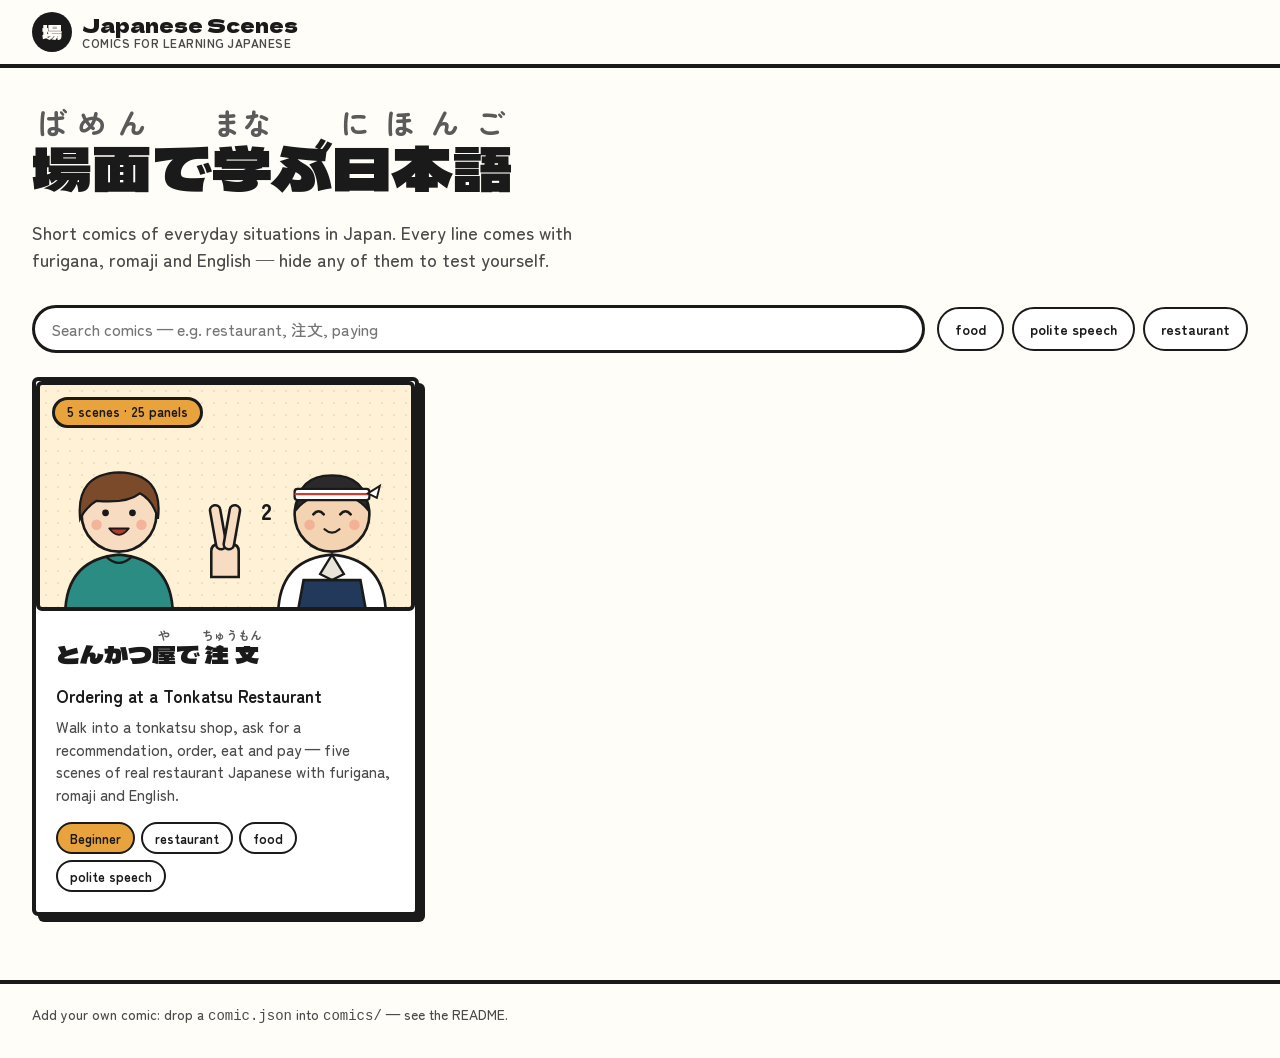
<file: index.html>
<!doctype html>
<html lang="en">
<head>
<meta charset="utf-8">
<meta name="viewport" content="width=device-width, initial-scale=1">
<title>Japanese Scenes</title>
<meta name="description" content="Short comics of everyday situations in Japan, with furigana, romaji and English for every line.">
<link rel="icon" href="data:image/svg+xml,%3Csvg xmlns='http://www.w3.org/2000/svg' viewBox='0 0 64 64'%3E%3Ccircle cx='32' cy='32' r='30' fill='%231A1A1A'/%3E%3Ctext x='32' y='44' font-size='34' text-anchor='middle' fill='%23E8A33D' font-family='sans-serif' font-weight='900'%3E%E5%A0%B4%3C/text%3E%3C/svg%3E">
<link rel="preconnect" href="https://fonts.googleapis.com">
<link rel="preconnect" href="https://fonts.gstatic.com" crossorigin>
<link href="https://fonts.googleapis.com/css2?family=Dela+Gothic+One&family=Zen+Maru+Gothic:wght@500;700;900&display=swap" rel="stylesheet">
<link rel="stylesheet" href="assets/style.css">
</head>
<body data-page="library">
<header class="sitebar">
  <div class="wrap">
    <a class="brand" href="./">
      <span class="brand-mark" lang="ja" aria-hidden="true">場</span>
      <span class="brand-name">Japanese Scenes<small>COMICS FOR LEARNING JAPANESE</small></span>
    </a>
  </div>
</header>
<main id="app"><p class="wrap empty">Loading comics…</p></main>
<footer class="site-foot"><div class="wrap">Add your own comic: drop a <code>comic.json</code> into <code>comics/</code> — see the README.</div></footer>
<script src="assets/app.js"></script>
</body>
</html>
</file>
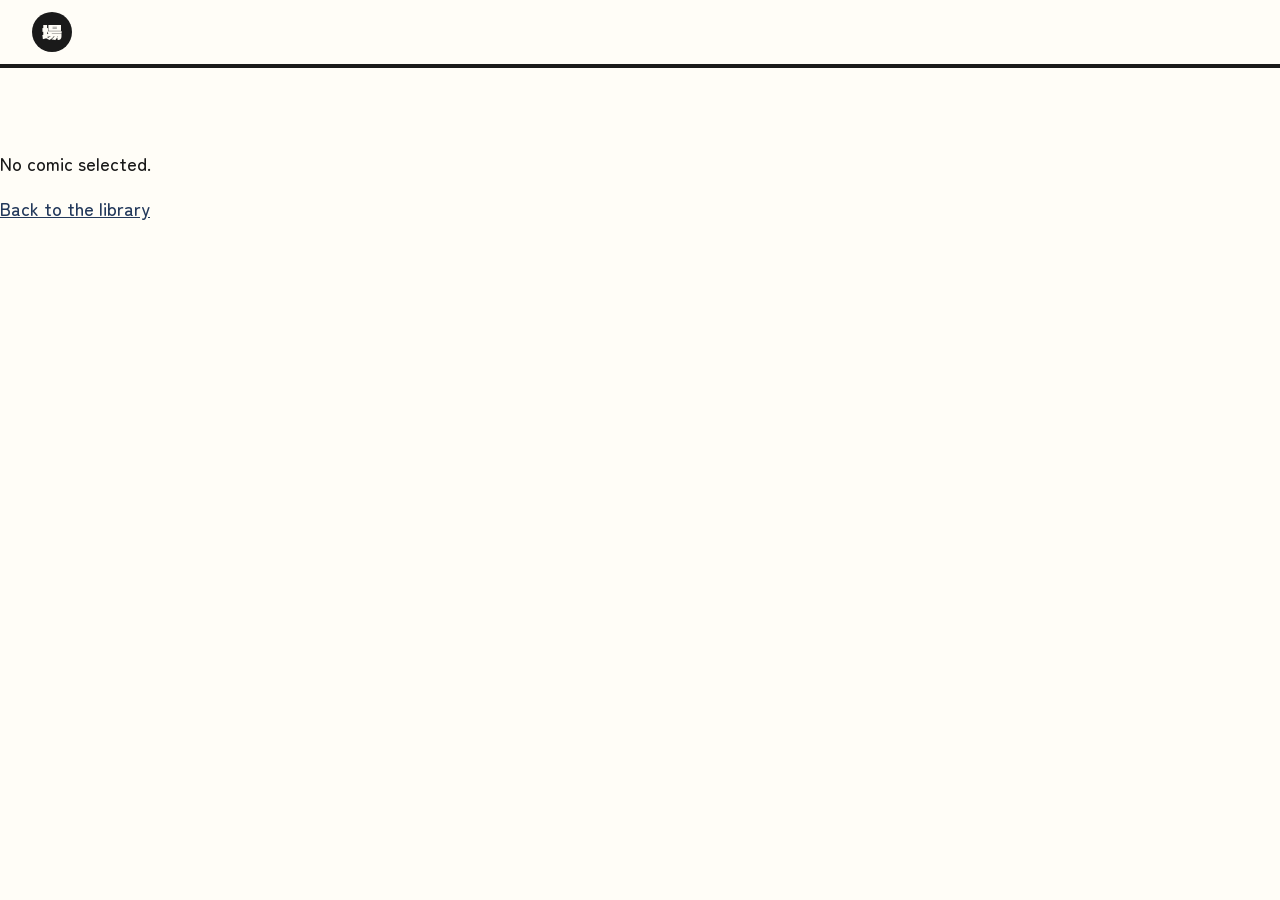
<file: read.html>
<!doctype html>
<html lang="en">
<head>
<meta charset="utf-8">
<meta name="viewport" content="width=device-width, initial-scale=1">
<title>Reader — Japanese Scenes</title>
<link rel="icon" href="data:image/svg+xml,%3Csvg xmlns='http://www.w3.org/2000/svg' viewBox='0 0 64 64'%3E%3Ccircle cx='32' cy='32' r='30' fill='%231A1A1A'/%3E%3Ctext x='32' y='44' font-size='34' text-anchor='middle' fill='%23E8A33D' font-family='sans-serif' font-weight='900'%3E%E5%A0%B4%3C/text%3E%3C/svg%3E">
<link rel="preconnect" href="https://fonts.googleapis.com">
<link rel="preconnect" href="https://fonts.gstatic.com" crossorigin>
<link href="https://fonts.googleapis.com/css2?family=Dela+Gothic+One&family=Zen+Maru+Gothic:wght@500;700;900&display=swap" rel="stylesheet">
<link rel="stylesheet" href="assets/style.css">
</head>
<body data-page="reader">
<header class="sitebar">
  <div class="wrap">
    <a class="brand" href="./" aria-label="Japanese Scenes — back to library">
      <span class="brand-mark" lang="ja" aria-hidden="true">場</span>
    </a>
    <div class="reader-title" id="reader-title" hidden></div>
    <span class="spacer"></span>
    <div class="toggles" id="toggles" role="group" aria-label="Show or hide reading aids" hidden></div>
  </div>
</header>
<main id="app"><p class="wrap empty">Loading comic…</p></main>
<script src="assets/app.js"></script>
</body>
</html>
</file>
<file: assets/style.css>
/* Japanese Scenes — shared styles */
:root {
  --paper: #FFFDF7;
  --paper-2: #FFF6E4;
  --ink: #1A1A1A;
  --ink-2: #4A4A4A;
  --ink-3: #5A5A5A;
  --rule: #CFC8BA;
  --amber: #E8A33D;
  --you: #2A8C82;
  --staff: #23395B;
  --other: #8A4B9C;
  --focus: #23395B;
  --display: 'Dela Gothic One', sans-serif;
  --body: 'Zen Maru Gothic', system-ui, sans-serif;
  --radius: 6px;
}

* { box-sizing: border-box; }
html { -webkit-text-size-adjust: 100%; }
body {
  margin: 0;
  background: var(--paper);
  color: var(--ink);
  font-family: var(--body);
  font-weight: 500;
  line-height: 1.5;
}
a { color: var(--staff); }
a:hover { color: var(--ink); }
:focus-visible { outline: 3px solid var(--focus); outline-offset: 3px; }
img, svg { max-width: 100%; }
rt { font-size: .5em; font-weight: 700; color: var(--ink-3); font-family: var(--body); }
.visually-hidden {
  position: absolute; width: 1px; height: 1px; overflow: hidden;
  clip: rect(0 0 0 0); white-space: nowrap;
}

.wrap { max-width: 1520px; margin: 0 auto; padding: 0 16px; }
@media (min-width: 720px) { .wrap { padding: 0 32px; } }

/* ---------- site bar ---------- */
.sitebar {
  border-bottom: 4px solid var(--ink);
  background: var(--paper);
  position: sticky; top: 0; z-index: 20;
}
.sitebar .wrap { display: flex; align-items: center; gap: 16px; min-height: 64px; flex-wrap: wrap; padding-top: 8px; padding-bottom: 8px; }
.brand { display: flex; align-items: center; gap: 10px; text-decoration: none; color: var(--ink); }
.brand-mark {
  width: 40px; height: 40px; border-radius: 50%; background: var(--ink); color: var(--paper);
  display: grid; place-items: center; font-family: var(--display); font-size: 20px; flex-shrink: 0;
}
.brand-name { font-family: var(--display); font-size: 20px; line-height: 1.1; }
.brand-name small { display: block; font-family: var(--body); font-size: 12px; font-weight: 700; color: var(--ink-2); letter-spacing: .5px; }
.sitebar .spacer { flex: 1; }

/* ---------- buttons & chips ---------- */
.btn {
  display: inline-flex; align-items: center; justify-content: center; gap: 8px;
  min-height: 44px; padding: 0 18px;
  border: 3px solid var(--ink); border-radius: 999px; background: #fff; color: var(--ink);
  font: 700 15px/1 var(--body); text-decoration: none; cursor: pointer;
  box-shadow: 3px 3px 0 var(--ink); transition: transform .08s, box-shadow .08s;
}
.btn:hover { color: var(--ink); background: var(--paper-2); }
.btn:active { transform: translate(3px, 3px); box-shadow: 0 0 0 var(--ink); }
.btn[aria-disabled="true"] { opacity: .35; pointer-events: none; box-shadow: none; }
.btn.primary { background: var(--amber); }
.btn svg { width: 18px; height: 18px; flex-shrink: 0; }

.chip {
  display: inline-flex; align-items: center; min-height: 32px; padding: 2px 12px;
  border: 2px solid var(--ink); border-radius: 999px; background: #fff;
  font: 700 13px/1.2 var(--body); color: var(--ink);
}
button.chip { cursor: pointer; min-height: 44px; padding: 4px 16px; font-size: 14px; }
button.chip[aria-pressed="true"] { background: var(--ink); color: var(--paper); }

/* ---------- library ---------- */
.hero { padding-top: 40px; padding-bottom: 24px; }
.hero h1 { margin: 0; font-family: var(--display); font-weight: 400; font-size: clamp(32px, 6vw, 60px); line-height: 1.5; }
.hero p { margin: 8px 0 0; max-width: 62ch; font-size: 18px; color: var(--ink-2); }
.toolbar { display: flex; flex-wrap: wrap; gap: 12px; align-items: center; padding: 8px 0 24px; }
.search {
  flex: 1 1 260px; min-height: 48px; padding: 0 16px;
  border: 3px solid var(--ink); border-radius: 999px; background: #fff;
  font: 500 16px var(--body); color: var(--ink);
}
.tags { display: flex; flex-wrap: wrap; gap: 8px; }

.shelf { display: grid; grid-template-columns: repeat(auto-fill, minmax(min(100%, 340px), 1fr)); gap: 28px; padding-bottom: 64px; }
.card {
  display: flex; flex-direction: column; border: 4px solid var(--ink); border-radius: var(--radius);
  background: #fff; color: var(--ink); text-decoration: none; overflow: hidden;
  box-shadow: 6px 6px 0 var(--ink); transition: transform .12s, box-shadow .12s;
}
.card:hover { color: var(--ink); transform: translate(-2px, -2px); box-shadow: 8px 8px 0 var(--ink); }
.cover.panel { min-height: 0; padding: 0; }
.cover { position: relative; height: 230px; border-bottom: 4px solid var(--ink); overflow: hidden; }
.cover .art-left, .cover .art-right { width: 150px; height: 172px; }
.cover .art-prop { width: 120px; height: 103px; bottom: 18px; margin-left: -60px; }
.cover-badge {
  position: absolute; top: 12px; left: 12px; z-index: 2;
  background: var(--amber); border: 3px solid var(--ink); border-radius: 999px;
  padding: 2px 12px; font: 700 13px/1.6 var(--body);
}
.card-body { padding: 18px 20px 20px; display: flex; flex-direction: column; gap: 8px; flex: 1; }
.card-body h2 { margin: 0; font-family: var(--display); font-weight: 400; font-size: 24px; line-height: 1.7; }
.card-body .en { margin: 0; font-weight: 700; font-size: 17px; }
.card-body .summary { margin: 0; color: var(--ink-2); font-size: 15px; }
.card-meta { display: flex; flex-wrap: wrap; gap: 6px; margin-top: auto; padding-top: 8px; }
.empty { padding: 48px 0; font-size: 18px; color: var(--ink-2); }

/* ---------- reader chrome ---------- */
.reader-title { min-width: 0; }
.reader-title a { text-decoration: none; color: var(--ink); }
.reader-title .ja { font-family: var(--display); font-size: 17px; line-height: 1.6; display: block; white-space: nowrap; overflow: hidden; text-overflow: ellipsis; }
.toggles { display: flex; gap: 6px; flex-wrap: wrap; }
.toggles .chip { min-height: 40px; font-size: 13px; padding: 2px 12px; }

.scene-nav { display: flex; gap: 10px; overflow-x: auto; padding: 16px 0 4px; scrollbar-width: thin; }
.scene-tab {
  flex-shrink: 0; display: flex; align-items: center; gap: 10px;
  min-height: 52px; padding: 6px 16px 6px 6px;
  border: 3px solid var(--ink); border-radius: 999px; background: #fff; color: var(--ink);
  text-decoration: none; font-weight: 700; font-size: 14px;
}
.scene-tab .num {
  width: 36px; height: 36px; border-radius: 50%; background: var(--paper-2); border: 2px solid var(--ink);
  display: grid; place-items: center; font-family: var(--display); font-size: 16px;
}
.scene-tab[aria-current="page"] { background: var(--amber); }
.scene-tab[aria-current="page"] .num { background: var(--ink); color: var(--paper); }
.scene-tab:hover { color: var(--ink); background: var(--paper-2); }
.scene-tab[aria-current="page"]:hover { background: var(--amber); }

/* ---------- scene page (mirrors the original comic artboards) ---------- */
.scene { display: flex; flex-direction: column; gap: 24px; padding: 20px 0 32px; }
.scene-head {
  border: 4px solid var(--ink); border-radius: var(--radius); background: var(--amber);
  display: flex; align-items: center; gap: 20px; padding: 20px 24px; flex-wrap: wrap;
}
.scene-no {
  width: 84px; height: 84px; flex-shrink: 0; border-radius: 50%; background: var(--ink); color: var(--paper);
  display: flex; flex-direction: column; align-items: center; justify-content: center;
}
.scene-no span:first-child { font-size: 13px; font-weight: 700; letter-spacing: 2px; }
.scene-no span:last-child { font-family: var(--display); font-size: 36px; line-height: 1; }
.scene-head-text { flex: 1 1 240px; display: flex; flex-direction: column; gap: 4px; }
.scene-head h1 { margin: 0; font-family: var(--display); font-weight: 400; font-size: clamp(30px, 5vw, 44px); line-height: 1.5; }
.scene-head p { margin: 0; font-size: 20px; font-weight: 700; }
.scene-head .location {
  align-self: flex-start; background: var(--paper); border: 3px solid var(--ink); border-radius: 999px;
  padding: 6px 16px; font-size: 15px; font-weight: 700;
}

.scene-body { display: grid; gap: 24px; grid-template-columns: minmax(0, 1fr); align-items: start; }
@media (min-width: 1200px) { .scene-body { grid-template-columns: minmax(0, 1fr) 400px; } }

.panels { display: grid; gap: 20px; grid-template-columns: minmax(0, 1fr); }
@media (min-width: 860px) {
  .panels { grid-template-columns: repeat(2, minmax(0, 1fr)); }
  .panel.wide { grid-column: span 2; }
}

.panel {
  container-type: inline-size;
  position: relative; overflow: hidden;
  min-height: 540px; padding: 58px 22px 230px;
  border: 4px solid var(--ink); border-radius: var(--radius);
  background-image: radial-gradient(rgba(26,26,26,.08) 1.3px, transparent 1.5px);
  background-size: 12px 12px;
  display: flex; flex-direction: column;
}
.panel-no {
  position: absolute; top: 12px; width: 30px; height: 30px; border-radius: 50%;
  background: var(--ink); color: #fff; font-size: 15px; font-weight: 900;
  display: grid; place-items: center;
}
.panel-no.left { left: 14px; }
.panel-no.right { right: 14px; }

.art-left, .art-right, .art-prop { position: absolute; display: block; }
.art-left { left: 4px; bottom: -6px; width: 190px; height: 218px; }
.art-right { right: 4px; bottom: -6px; width: 190px; height: 218px; }
.art-prop { left: 50%; bottom: 26px; width: 140px; height: 120px; margin-left: -70px; }
@container (max-width: 400px) {
  .art-left, .art-right { width: 128px; height: 147px; }
  .art-prop { width: 96px; height: 82px; margin-left: -48px; bottom: 20px; }
}
@media (max-width: 520px) { .panel { min-height: 0; padding-bottom: 170px; } }

/* speech bubble */
.bubble {
  position: relative; z-index: 2; max-width: 86%;
  background: #fff; border: 3px solid var(--ink); border-radius: 26px;
  padding: 16px 20px; display: flex; flex-direction: column; gap: 6px;
}
.panel.wide .bubble { max-width: 62%; }
@container (max-width: 400px) { .bubble, .panel.wide .bubble { max-width: 100%; } }
.bubble.left { align-self: flex-start; }
.bubble.right { align-self: flex-end; }
.bubble::before, .bubble::after { content: ""; position: absolute; width: 0; height: 0; border-style: solid; }
.bubble.left::before { left: 56px; bottom: -26px; border-width: 26px 22px 0 0; border-color: var(--ink) transparent transparent transparent; }
.bubble.left::after { left: 59px; bottom: -19px; border-width: 20px 16px 0 0; border-color: #fff transparent transparent transparent; }
.bubble.right::before { right: 56px; bottom: -26px; border-width: 26px 0 0 22px; border-color: var(--ink) transparent transparent transparent; }
.bubble.right::after { right: 59px; bottom: -19px; border-width: 20px 0 0 16px; border-color: #fff transparent transparent transparent; }

.speaker {
  align-self: flex-start; color: #fff; font-size: 13px; font-weight: 700;
  padding: 3px 10px; border-radius: 999px; background: var(--other);
}
.speaker.you { background: var(--you); }
.speaker.staff { background: var(--staff); }
.line-ja { margin: 0; font-size: clamp(20px, 2.2vw, 24px); line-height: 1.8; font-weight: 900; }
.line-romaji { margin: 0; font-size: 16px; line-height: 1.35; font-style: italic; color: var(--ink-2); }
.line-en { margin: 0; padding-top: 6px; border-top: 2px dashed var(--rule); font-size: 16px; line-height: 1.35; font-weight: 700; }

/* sound */
.line-head { display: flex; align-items: center; justify-content: space-between; gap: 10px; }
.play {
  flex-shrink: 0; width: 44px; height: 44px; margin: -8px -8px -8px 0;
  display: grid; place-items: center; border: 2px solid var(--ink); border-radius: 50%;
  background: var(--paper-2); color: var(--ink); cursor: pointer;
}
.play svg { width: 20px; height: 20px; }
.play:hover { background: var(--amber); }
.phrase .play { width: 40px; height: 40px; margin: -6px -6px -6px 0; }
.speaking { box-shadow: 0 0 0 5px var(--amber); }
.speaking .play { background: var(--ink); color: var(--paper); }
.scene-tools { display: flex; flex-wrap: wrap; align-items: center; gap: 12px; margin-bottom: -4px; }
.scene-tools .chip { min-height: 44px; }
.voice-note { margin: 0; font-size: 14px; color: var(--ink-2); }
.voice-note:empty { display: none; }

/* study mode: hidden lines become tap-to-reveal */
.reveal {
  display: none; align-self: flex-start; min-height: 32px; padding: 2px 12px;
  border: 2px dashed var(--ink-3); border-radius: 999px; background: transparent;
  font: 700 13px var(--body); color: var(--ink-2); cursor: pointer;
}
.reveal:hover { background: var(--paper-2); }
.hide-furigana rt { display: none; }
.hide-romaji .line-romaji:not(.shown),
.hide-en .line-en:not(.shown) { display: none; }
.hide-romaji .reveal.romaji:not(.used),
.hide-en .reveal.en:not(.used) { display: inline-flex; }

/* other ways to say it */
.phrases {
  border: 4px solid var(--ink); border-radius: var(--radius); background: var(--paper-2);
  padding: 20px; display: flex; flex-direction: column; gap: 12px;
}
@media (min-width: 1200px) { .phrases { position: sticky; top: 92px; max-height: calc(100vh - 112px); overflow: auto; } }
.phrases h2 { margin: 0; font-family: var(--display); font-weight: 400; font-size: 26px; line-height: 1.6; }
.phrases > p { margin: 0 0 4px; font-size: 16px; font-weight: 700; color: var(--ink-2); }
.phrase-list { display: grid; gap: 12px; grid-template-columns: repeat(auto-fill, minmax(min(100%, 300px), 1fr)); }
@media (min-width: 1200px) { .phrase-list { grid-template-columns: minmax(0, 1fr); } }
.phrase {
  background: #fff; border: 3px solid var(--ink); border-radius: 14px; padding: 12px 16px;
  display: flex; flex-direction: column; gap: 4px;
}
.phrase .speaker { font-size: 12px; padding: 2px 9px; }
.phrase .line-ja { font-size: 20px; }
.phrase .line-romaji, .phrase .line-en { font-size: 15px; }
.phrase .line-en { border-top: 0; padding-top: 0; }

.pager { display: flex; justify-content: space-between; gap: 12px; flex-wrap: wrap; padding: 8px 0 56px; }
.pager .btn { min-height: 52px; font-size: 16px; }
.kbd-hint { font-size: 13px; color: var(--ink-2); align-self: center; }
@media (max-width: 720px) { .kbd-hint { display: none; } }

.error { padding: 64px 0; font-size: 18px; }
.site-foot { border-top: 4px solid var(--ink); padding: 20px 0 32px; font-size: 14px; color: var(--ink-2); }

@media (prefers-reduced-motion: reduce) { * { transition: none !important; } }
</file>
